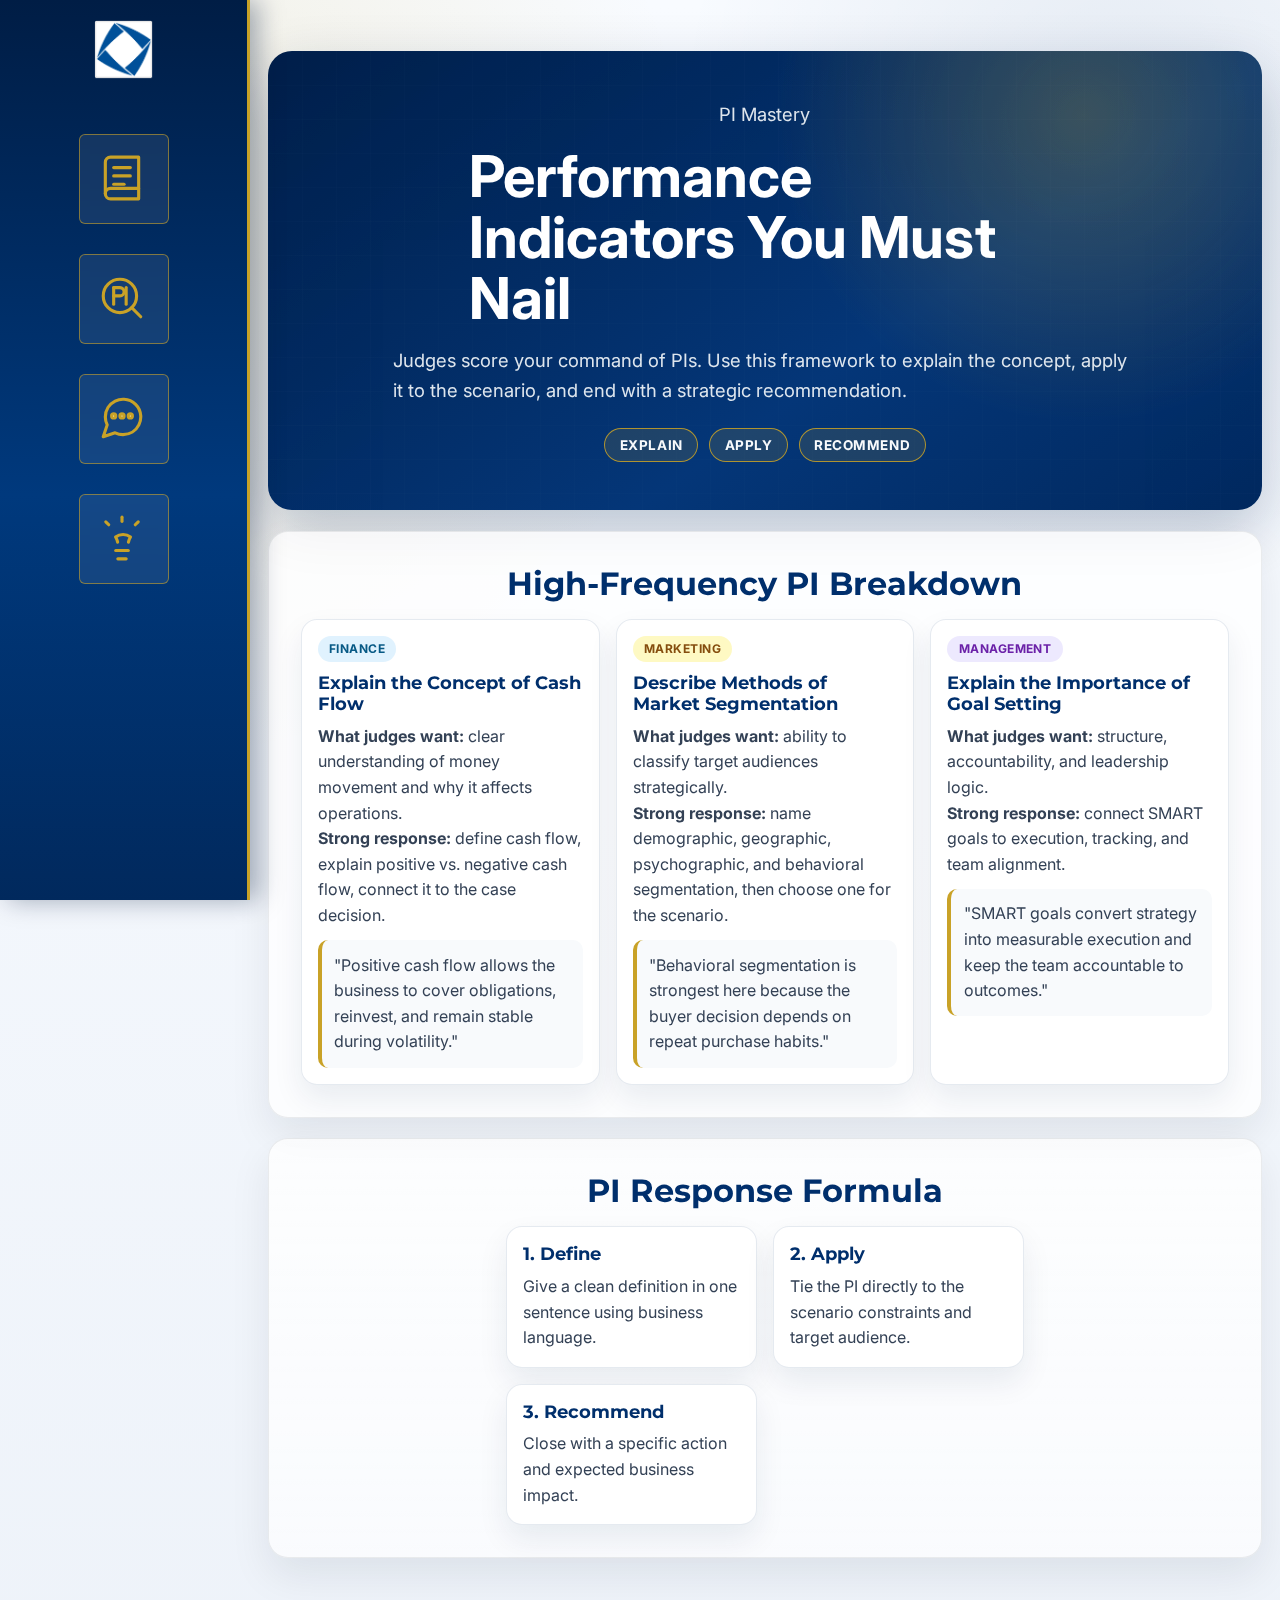
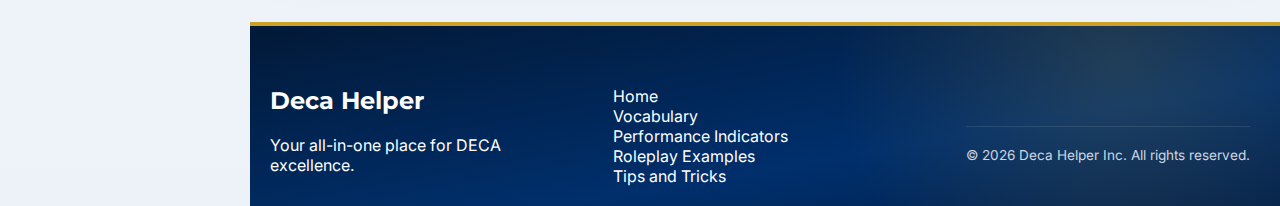
<file: performance.html>
<!DOCTYPE html>
<html lang="en">
<head>
    <meta charset="UTF-8">
    <meta name="viewport" content="width=device-width, initial-scale=1.0">
    <title>Performance Indicators | Deca Helper</title>
    <link rel="stylesheet" href="styles.css">
    <link rel="icon" href="favicon.png">
    <script src="page-transition.js" defer></script>
</head>
<body class="app-page pi-page">
    <nav class="sidebar">
        <div class="logo">
            <a href="index.html"><img src="logog.png" alt="Deca_Logo"></a>
        </div>
        <ul class="nav-links">
            <li>
                <a href="vocab.html">
                    <div class="icon"><svg viewBox="0 0 24 24" fill="none" stroke="currentColor" stroke-width="2" stroke-linecap="round" stroke-linejoin="round"><path d="M4 19.5A2.5 2.5 0 0 1 6.5 17H20"></path><path d="M6.5 2H20v20H6.5A2.5 2.5 0 0 1 4 19.5v-15A2.5 2.5 0 0 1 6.5 2z"></path><line x1="8" y1="7" x2="16" y2="7"></line><line x1="8" y1="11" x2="16" y2="11"></line><line x1="8" y1="15" x2="13" y2="15"></line></svg></div>
                    <span class="label">Vocabulary</span>
                </a>
            </li>
            <li>
                <a href="performance.html">
                    <div class="icon"><svg viewBox="0 0 24 24" fill="none" stroke="currentColor" stroke-width="2" stroke-linecap="round" stroke-linejoin="round"><circle cx="11" cy="11" r="8"></circle><line x1="21" y1="21" x2="16.65" y2="16.65"></line><path d="M8 15V7"></path><path d="M8 7h3a2 2 0 0 1 0 4H8"></path><line x1="14" y1="7" x2="14" y2="15"></line></svg></div>
                    <span class="label">Performance Indicators</span>
                </a>
            </li>
            <li>
                <a href="roleplay.html">
                    <div class="icon"><svg viewBox="0 0 24 24" fill="none" stroke="currentColor" stroke-width="2" stroke-linecap="round" stroke-linejoin="round"><path d="M21 11.5a8.38 8.38 0 0 1-.9 3.8 8.5 8.5 0 0 1-7.6 4.7 8.38 8.38 0 0 1-3.8-.9L3 21l1.9-5.7a8.38 8.38 0 0 1-.9-3.8 8.5 8.5 0 0 1 4.7-7.6 8.38 8.38 0 0 1 3.8-.9h.5a8.48 8.48 0 0 1 8 8v.5z"></path><circle cx="8" cy="11" r="1" fill="currentColor"></circle><circle cx="12" cy="11" r="1" fill="currentColor"></circle><circle cx="16" cy="11" r="1" fill="currentColor"></circle></svg></div>
                    <span class="label">Roleplay Examples</span>
                </a>
            </li>
            <li>
                <a href="tips.html">
                    <div class="icon"><svg viewBox="0 0 24 24" fill="none" stroke="currentColor" stroke-width="2" stroke-linecap="round" stroke-linejoin="round"><path d="M9 18h6"></path><path d="M10 22h4"></path><path d="M15.09 14c.18-.9.52-1.73 1-2.48a6 6 0 0 0-7.18 0c.48.75.82 1.58 1 2.48"></path><line x1="12" y1="2" x2="12" y2="4"></line><line x1="4.22" y1="4.22" x2="5.64" y2="5.64"></line><line x1="19.78" y1="4.22" x2="18.36" y2="5.64"></line></svg></div>
                    <span class="label">Tips and Tricks</span>
                </a>
            </li>
        </ul>
    </nav>

    <div class="page-content">
        <main class="content-shell">
            <section class="app-hero">
                <p class="eyebrow">PI Mastery</p>
                <h1>Performance Indicators You Must Nail</h1>
                <p>Judges score your command of PIs. Use this framework to explain the concept, apply it to the scenario, and end with a strategic recommendation.</p>
                <div class="hero-tags">
                    <span>Explain</span>
                    <span>Apply</span>
                    <span>Recommend</span>
                </div>
            </section>

            <section class="content-section">
                <h2>High-Frequency PI Breakdown</h2>
                <div class="card-grid">
                    <article class="content-card">
                        <span class="pi-badge finance">Finance</span>
                        <h3>Explain the Concept of Cash Flow</h3>
                        <p><strong>What judges want:</strong> clear understanding of money movement and why it affects operations.</p>
                        <p><strong>Strong response:</strong> define cash flow, explain positive vs. negative cash flow, connect it to the case decision.</p>
                        <p class="example">"Positive cash flow allows the business to cover obligations, reinvest, and remain stable during volatility."</p>
                    </article>

                    <article class="content-card">
                        <span class="pi-badge marketing">Marketing</span>
                        <h3>Describe Methods of Market Segmentation</h3>
                        <p><strong>What judges want:</strong> ability to classify target audiences strategically.</p>
                        <p><strong>Strong response:</strong> name demographic, geographic, psychographic, and behavioral segmentation, then choose one for the scenario.</p>
                        <p class="example">"Behavioral segmentation is strongest here because the buyer decision depends on repeat purchase habits."</p>
                    </article>

                    <article class="content-card">
                        <span class="pi-badge management">Management</span>
                        <h3>Explain the Importance of Goal Setting</h3>
                        <p><strong>What judges want:</strong> structure, accountability, and leadership logic.</p>
                        <p><strong>Strong response:</strong> connect SMART goals to execution, tracking, and team alignment.</p>
                        <p class="example">"SMART goals convert strategy into measurable execution and keep the team accountable to outcomes."</p>
                    </article>
                </div>
            </section>

            <section class="content-section glass-panel">
                <h2>PI Response Formula</h2>
                <div class="timeline">
                    <article>
                        <h3>1. Define</h3>
                        <p>Give a clean definition in one sentence using business language.</p>
                    </article>
                    <article>
                        <h3>2. Apply</h3>
                        <p>Tie the PI directly to the scenario constraints and target audience.</p>
                    </article>
                    <article>
                        <h3>3. Recommend</h3>
                        <p>Close with a specific action and expected business impact.</p>
                    </article>
                </div>
            </section>
        </main>

        <footer class="Main-footer">
            <div class="footer-container">
                <div class="footer-section brand">
                    <h3 class="footer-logo">Deca Helper</h3>
                    <p>Your all-in-one place for DECA excellence.</p>
                </div>
                <div class="footer-section links">
                    <ul>
                        <li><a href="index.html">Home</a></li>
                        <li><a href="vocab.html">Vocabulary</a></li>
                        <li><a href="performance.html">Performance Indicators</a></li>
                        <li><a href="roleplay.html">Roleplay Examples</a></li>
                        <li><a href="tips.html">Tips and Tricks</a></li>
                    </ul>
                </div>
                <div class="footer-bottom">
                    <p>&copy; 2026 Deca Helper Inc. All rights reserved.</p>
                </div>
            </div>
        </footer>
    </div>
</body>
</html>
</file>
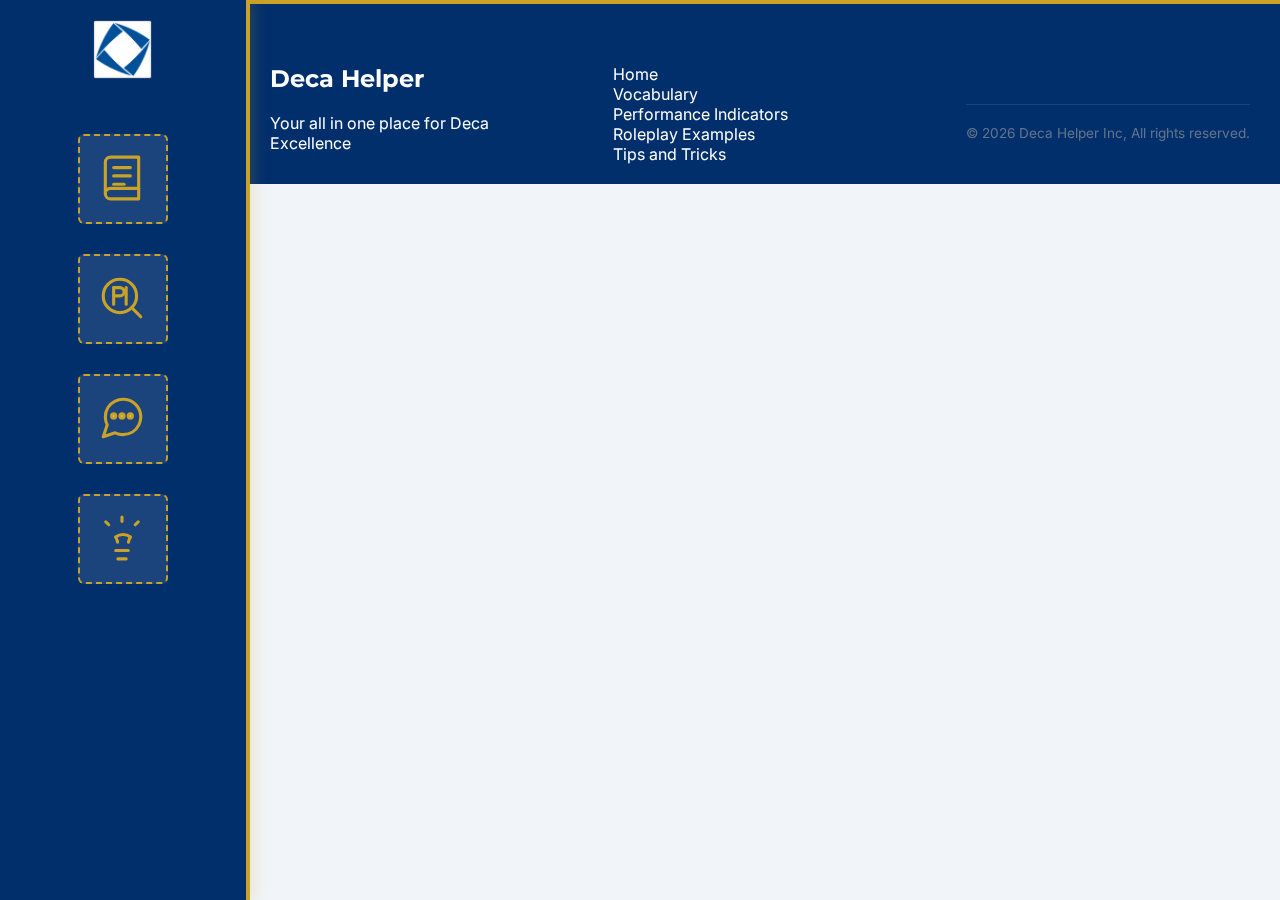
<file: roleplay.html>
<!DOCTYPE html>
<html lang="en">
<head>
    <meta charset="UTF-8">
    <meta name="viewport" content="width=device-width, initial-scale=1.0">
    <title>Roleplay</title>
    <link rel="stylesheet" href="styles.css">
    <link rel="icon" href="favicon.ico">
</head>
<body>
    <nav class="sidebar">
        <div class="logo">
           <a href="index.html"> <img src="logog.png" alt="Deca_Logo"> </a>
        </div>
        <ul class="nav-links">
            <li>
                <a href="Vocab.html">
                   <div class="icon"><svg viewBox="0 0 24 24" fill="none" stroke="currentColor" stroke-width="2" stroke-linecap="round" stroke-linejoin="round">
                        <path d="M4 19.5A2.5 2.5 0 0 1 6.5 17H20"></path>
                        <path d="M6.5 2H20v20H6.5A2.5 2.5 0 0 1 4 19.5v-15A2.5 2.5 0 0 1 6.5 2z"></path>
                        <line x1="8" y1="7" x2="16" y2="7"></line>
                        <line x1="8" y1="11" x2="16" y2="11"></line>
                        <line x1="8" y1="15" x2="13" y2="15"></line>
                    </svg></div>
                    <span class="label">Vocabulary</span>
                </a>
            </li>
            <li>
                <a href="performance.html">
                <div class="icon"><svg viewBox="0 0 24 24" fill="none" stroke="currentColor" stroke-width="2" stroke-linecap="round" stroke-linejoin="round">
                    <circle cx="11" cy="11" r="8"></circle>
                    <line x1="21" y1="21" x2="16.65" y2="16.65"></line>
                    <path d="M8 15V7"></path>
                    <path d="M8 7h3a2 2 0 0 1 0 4H8"></path>
                    <line x1="14" y1="7" x2="14" y2="15"></line>
                    </svg></div>
                <span class="label">Perfomance Indicators</span>
                </a>
            </li>

            <li>
                <a href="roleplay.html">
                    <div class="icon"><svg viewBox="0 0 24 24" fill="none" stroke="currentColor" stroke-width="2" stroke-linecap="round" stroke-linejoin="round">
                        <path d="M21 11.5a8.38 8.38 0 0 1-.9 3.8 8.5 8.5 0 0 1-7.6 4.7 8.38 8.38 0 0 1-3.8-.9L3 21l1.9-5.7a8.38 8.38 0 0 1-.9-3.8 8.5 8.5 0 0 1 4.7-7.6 8.38 8.38 0 0 1 3.8-.9h.5a8.48 8.48 0 0 1 8 8v.5z"></path>
                        <circle cx="8" cy="11" r="1" fill="currentColor"></circle>
                        <circle cx="12" cy="11" r="1" fill="currentColor"></circle>
                        <circle cx="16" cy="11" r="1" fill="currentColor"></circle>
                    </svg></div>
                    <span class="label">roleplay Examples</span>
                </a>
            </li>

            <li>
                <a href="tips.html">
                   <div class="icon"><svg viewBox="0 0 24 24" fill="none" stroke="currentColor" stroke-width="2" stroke-linecap="round" stroke-linejoin="round">
                        <path d="M9 18h6"></path>
                        <path d="M10 22h4"></path>
                        <path d="M15.09 14c.18-.9.52-1.73 1-2.48a6 6 0 0 0-7.18 0c.48.75.82 1.58 1 2.48"></path>
                        <line x1="12" y1="2" x2="12" y2="4"></line>
                        <line x1="4.22" y1="4.22" x2="5.64" y2="5.64"></line>
                        <line x1="19.78" y1="4.22" x2="18.36" y2="5.64"></line>
                    </svg> </div>
                    <span class="label">Tips and tricks</span>
                </a>
            </li>
        </ul>
    </nav>

     <div class="page-content">
        <main>
             <footer class="Main-footer">
                <div class="footer-container">
                    <div class="footer-section brand">
                        <h3 class="footer-logo">Deca Helper</h3>
                        <p>Your all in one place for Deca Excellence</p>
                    </div>

                    <div class="footer-section links">
                    <ul>
                            <li><a href="index.html">Home</a></li>
                            <li><a href="Vocab.html">Vocabulary</a></li>
                            <li><a href="performance.html">Performance Indicators</a></li>
                            <li><a href="roleplay.html">Roleplay Examples</a></li>
                            <li><a href="tips.html">Tips and Tricks</a></li>
                        </ul>
                    </div>

                    <div class="footer-bottom">
                        <p>&copy; 2026 Deca Helper Inc, All rights reserved.</p>
                    </div>
                </div>
            </footer
    
        </main>
     </div>
    
    
</body>
</html>
</file>
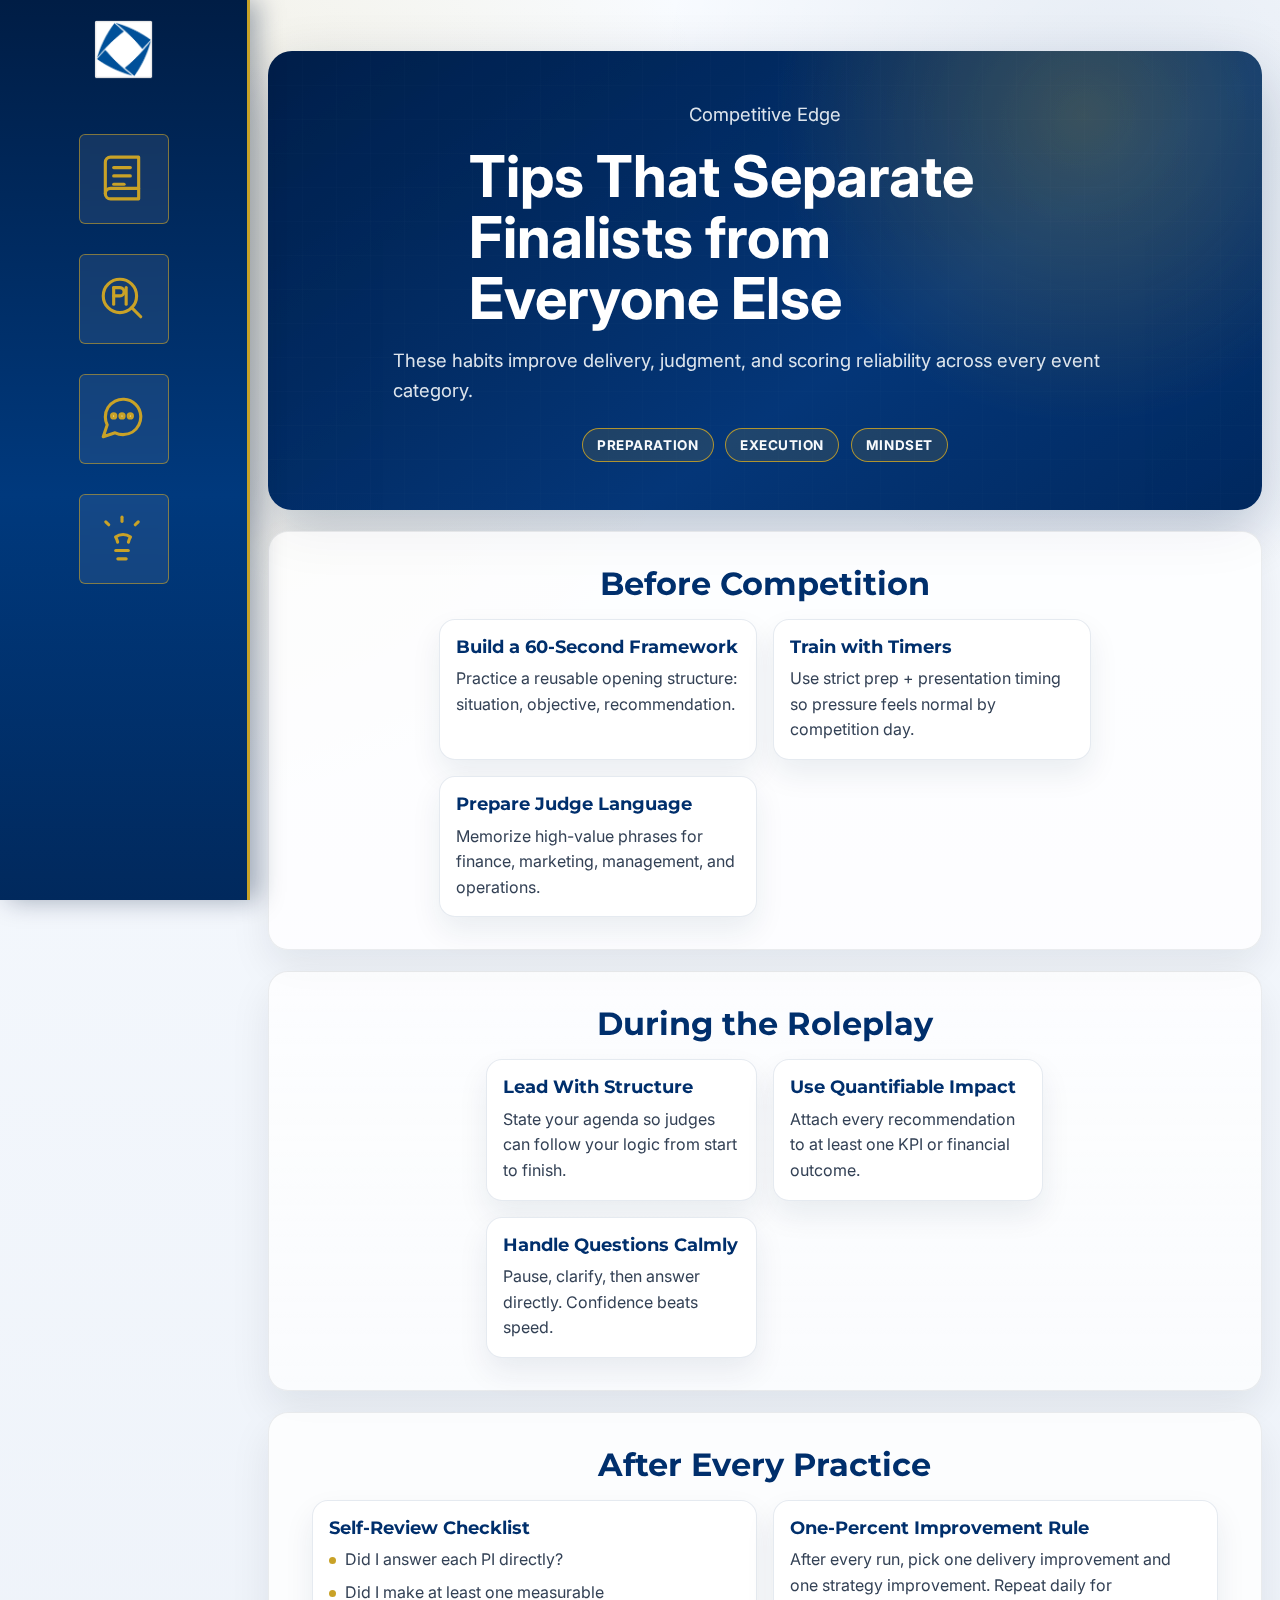
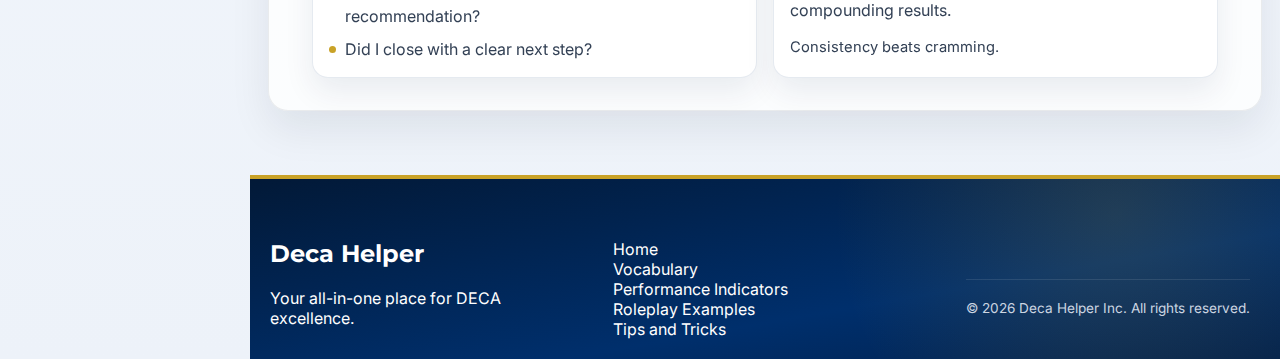
<file: tips.html>
<!DOCTYPE html>
<html lang="en">
<head>
    <meta charset="UTF-8">
    <meta name="viewport" content="width=device-width, initial-scale=1.0">
    <title>Tips and Tricks | Deca Helper</title>
    <link rel="stylesheet" href="styles.css">
    <link rel="icon" href="favicon.png">
    <script src="page-transition.js" defer></script>
</head>
<body class="app-page tips-page">
    <nav class="sidebar">
        <div class="logo">
            <a href="index.html"><img src="logog.png" alt="Deca_Logo"></a>
        </div>
        <ul class="nav-links">
            <li>
                <a href="vocab.html">
                    <div class="icon"><svg viewBox="0 0 24 24" fill="none" stroke="currentColor" stroke-width="2" stroke-linecap="round" stroke-linejoin="round"><path d="M4 19.5A2.5 2.5 0 0 1 6.5 17H20"></path><path d="M6.5 2H20v20H6.5A2.5 2.5 0 0 1 4 19.5v-15A2.5 2.5 0 0 1 6.5 2z"></path><line x1="8" y1="7" x2="16" y2="7"></line><line x1="8" y1="11" x2="16" y2="11"></line><line x1="8" y1="15" x2="13" y2="15"></line></svg></div>
                    <span class="label">Vocabulary</span>
                </a>
            </li>
            <li>
                <a href="performance.html">
                    <div class="icon"><svg viewBox="0 0 24 24" fill="none" stroke="currentColor" stroke-width="2" stroke-linecap="round" stroke-linejoin="round"><circle cx="11" cy="11" r="8"></circle><line x1="21" y1="21" x2="16.65" y2="16.65"></line><path d="M8 15V7"></path><path d="M8 7h3a2 2 0 0 1 0 4H8"></path><line x1="14" y1="7" x2="14" y2="15"></line></svg></div>
                    <span class="label">Performance Indicators</span>
                </a>
            </li>
            <li>
                <a href="roleplay.html">
                    <div class="icon"><svg viewBox="0 0 24 24" fill="none" stroke="currentColor" stroke-width="2" stroke-linecap="round" stroke-linejoin="round"><path d="M21 11.5a8.38 8.38 0 0 1-.9 3.8 8.5 8.5 0 0 1-7.6 4.7 8.38 8.38 0 0 1-3.8-.9L3 21l1.9-5.7a8.38 8.38 0 0 1-.9-3.8 8.5 8.5 0 0 1 4.7-7.6 8.38 8.38 0 0 1 3.8-.9h.5a8.48 8.48 0 0 1 8 8v.5z"></path><circle cx="8" cy="11" r="1" fill="currentColor"></circle><circle cx="12" cy="11" r="1" fill="currentColor"></circle><circle cx="16" cy="11" r="1" fill="currentColor"></circle></svg></div>
                    <span class="label">Roleplay Examples</span>
                </a>
            </li>
            <li>
                <a href="tips.html">
                    <div class="icon"><svg viewBox="0 0 24 24" fill="none" stroke="currentColor" stroke-width="2" stroke-linecap="round" stroke-linejoin="round"><path d="M9 18h6"></path><path d="M10 22h4"></path><path d="M15.09 14c.18-.9.52-1.73 1-2.48a6 6 0 0 0-7.18 0c.48.75.82 1.58 1 2.48"></path><line x1="12" y1="2" x2="12" y2="4"></line><line x1="4.22" y1="4.22" x2="5.64" y2="5.64"></line><line x1="19.78" y1="4.22" x2="18.36" y2="5.64"></line></svg></div>
                    <span class="label">Tips and Tricks</span>
                </a>
            </li>
        </ul>
    </nav>

    <div class="page-content">
        <main class="content-shell">
            <section class="app-hero">
                <p class="eyebrow">Competitive Edge</p>
                <h1>Tips That Separate Finalists from Everyone Else</h1>
                <p>These habits improve delivery, judgment, and scoring reliability across every event category.</p>
                <div class="hero-tags">
                    <span>Preparation</span>
                    <span>Execution</span>
                    <span>Mindset</span>
                </div>
            </section>

            <section class="content-section">
                <h2>Before Competition</h2>
                <div class="check-grid">
                    <article class="content-card">
                        <h3>Build a 60-Second Framework</h3>
                        <p>Practice a reusable opening structure: situation, objective, recommendation.</p>
                    </article>
                    <article class="content-card">
                        <h3>Train with Timers</h3>
                        <p>Use strict prep + presentation timing so pressure feels normal by competition day.</p>
                    </article>
                    <article class="content-card">
                        <h3>Prepare Judge Language</h3>
                        <p>Memorize high-value phrases for finance, marketing, management, and operations.</p>
                    </article>
                </div>
            </section>

            <section class="content-section glass-panel">
                <h2>During the Roleplay</h2>
                <div class="timeline">
                    <article>
                        <h3>Lead With Structure</h3>
                        <p>State your agenda so judges can follow your logic from start to finish.</p>
                    </article>
                    <article>
                        <h3>Use Quantifiable Impact</h3>
                        <p>Attach every recommendation to at least one KPI or financial outcome.</p>
                    </article>
                    <article>
                        <h3>Handle Questions Calmly</h3>
                        <p>Pause, clarify, then answer directly. Confidence beats speed.</p>
                    </article>
                </div>
            </section>

            <section class="content-section">
                <h2>After Every Practice</h2>
                <div class="card-grid">
                    <article class="content-card">
                        <h3>Self-Review Checklist</h3>
                        <ul class="icon-list">
                            <li>Did I answer each PI directly?</li>
                            <li>Did I make at least one measurable recommendation?</li>
                            <li>Did I close with a clear next step?</li>
                        </ul>
                    </article>
                    <article class="content-card">
                        <h3>One-Percent Improvement Rule</h3>
                        <p>After every run, pick one delivery improvement and one strategy improvement. Repeat daily for compounding results.</p>
                        <p class="card-note">Consistency beats cramming.</p>
                    </article>
                </div>
            </section>
        </main>

        <footer class="Main-footer">
            <div class="footer-container">
                <div class="footer-section brand">
                    <h3 class="footer-logo">Deca Helper</h3>
                    <p>Your all-in-one place for DECA excellence.</p>
                </div>
                <div class="footer-section links">
                    <ul>
                        <li><a href="index.html">Home</a></li>
                        <li><a href="vocab.html">Vocabulary</a></li>
                        <li><a href="performance.html">Performance Indicators</a></li>
                        <li><a href="roleplay.html">Roleplay Examples</a></li>
                        <li><a href="tips.html">Tips and Tricks</a></li>
                    </ul>
                </div>
                <div class="footer-bottom">
                    <p>&copy; 2026 Deca Helper Inc. All rights reserved.</p>
                </div>
            </div>
        </footer>
    </div>
</body>
</html>
</file>
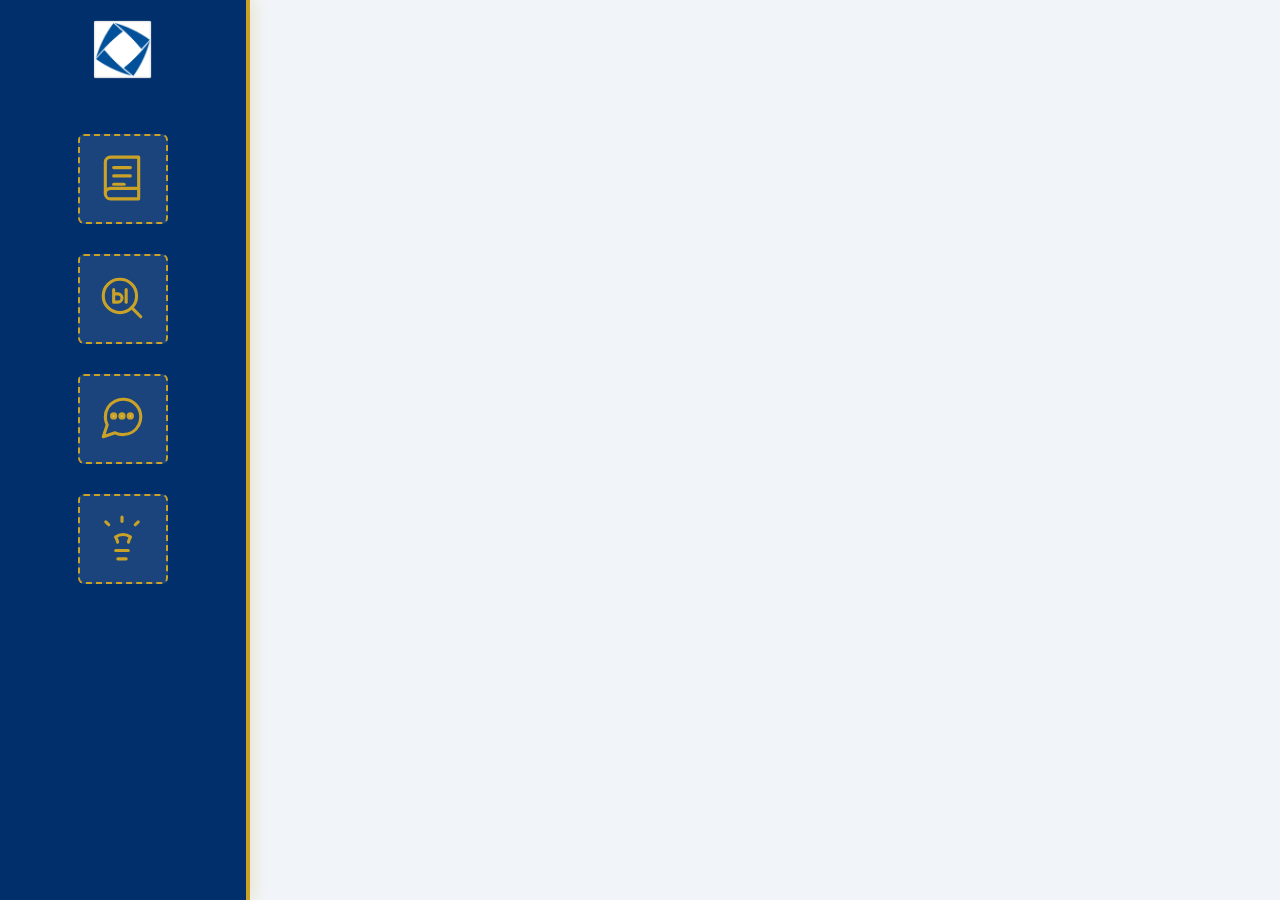
<file: vocab.html>
<!DOCTYPE html>
<html lang="en">
<head>
    <meta charset="UTF-8">
    <meta name="viewport" content="width=device-width, initial-scale=1.0">
    <title>Vocabulary</title>
        <link rel="stylesheet" href="styles.css">
        <link rel="icon" href="favicon.ico">
</head>
<body>
    <nav class="sidebar">
        <div class="logo">
           <a href="index.html"> <img src="logog.png" alt="Deca_Logo"> </a>
        </div>
        <ul class="nav-links">
            <li>
                <a href="Vocab.html">
                   <div class="icon"><svg viewBox="0 0 24 24" fill="none" stroke="currentColor" stroke-width="2" stroke-linecap="round" stroke-linejoin="round">
                        <path d="M4 19.5A2.5 2.5 0 0 1 6.5 17H20"></path>
                        <path d="M6.5 2H20v20H6.5A2.5 2.5 0 0 1 4 19.5v-15A2.5 2.5 0 0 1 6.5 2z"></path>
                        <line x1="8" y1="7" x2="16" y2="7"></line>
                        <line x1="8" y1="11" x2="16" y2="11"></line>
                        <line x1="8" y1="15" x2="13" y2="15"></line>
                    </svg></div>
                    <span class="label">Vocabulary</span>
                </a>
            </li>
            <li>
                <a href="performance.html">
                <div class="icon"><svg viewBox="0 0 24 24" fill="none" stroke="currentColor" stroke-width="2" stroke-linecap="round" stroke-linejoin="round">
                    <circle cx="11" cy="11" r="8"></circle>
                    <line x1="21" y1="21" x2="16.65" y2="16.65"></line>
                    <path d="M8 8v6h2a2 2 0 0 0 0-4H8"></path>
                    <path d="M14 8v6"></path>
                    </svg></div>
                <span class="label">Perfomance Indicators</span>
                </a>
            </li>

            <li>
                <a href="roleplay.html">
                    <div class="icon"><svg viewBox="0 0 24 24" fill="none" stroke="currentColor" stroke-width="2" stroke-linecap="round" stroke-linejoin="round">
                        <path d="M21 11.5a8.38 8.38 0 0 1-.9 3.8 8.5 8.5 0 0 1-7.6 4.7 8.38 8.38 0 0 1-3.8-.9L3 21l1.9-5.7a8.38 8.38 0 0 1-.9-3.8 8.5 8.5 0 0 1 4.7-7.6 8.38 8.38 0 0 1 3.8-.9h.5a8.48 8.48 0 0 1 8 8v.5z"></path>
                        <circle cx="8" cy="11" r="1" fill="currentColor"></circle>
                        <circle cx="12" cy="11" r="1" fill="currentColor"></circle>
                        <circle cx="16" cy="11" r="1" fill="currentColor"></circle>
                    </svg></div>
                    <span class="label">roleplay Examples</span>
                </a>
            </li>

            <li>
                <a href="tips.html">
                   <div class="icon"><svg viewBox="0 0 24 24" fill="none" stroke="currentColor" stroke-width="2" stroke-linecap="round" stroke-linejoin="round">
                        <path d="M9 18h6"></path>
                        <path d="M10 22h4"></path>
                        <path d="M15.09 14c.18-.9.52-1.73 1-2.48a6 6 0 0 0-7.18 0c.48.75.82 1.58 1 2.48"></path>
                        <line x1="12" y1="2" x2="12" y2="4"></line>
                        <line x1="4.22" y1="4.22" x2="5.64" y2="5.64"></line>
                        <line x1="19.78" y1="4.22" x2="18.36" y2="5.64"></line>
                    </svg> </div>
                    <span class="label">Tips and tricks</span>
                </a>
            </li>
        </ul>
    </nav>
    
</body>
</html>
</file>
<file: styles.css>
@import url('https://fonts.googleapis.com/css2?family=Inter:ital,opsz, wght@0,14..32,100..900;1,14..32,100..900&display=swap');
@import url('https://fonts.googleapis.com/css2?family=Montserrat:ital,wght@0,100..900;1,100..900&display=swap');

:root {
    --deca-blue: #002f6c;
    --deca-gold:#c9a227;
    --deca-white: #ffffff;
    --deca-black: #0f172a;

    --deca-light-gray: #f1f5f9;
    --deca-gray: #64748b;
    --deca-border: #e5e7eb;

    --font-body: "Inter", "Segoe UI", Arial, sans-serif;
    --font-heading: "montserrat", Arial, sans-serif;

    --max-width: 1200px;
    --radius-sm: 6px;
    --radius-md: 10px;

    --shadow-card: 0 6px 20px rgba(0,47, 108, 0.15);
    --shadow-hover: 0 10px 30px rgba(0, 47, 108, 0.25);

    --transition: 0.25s ease-in-out;
}

* {
    margin: 0;
    padding: 0;
    box-sizing: border-box; 
    scroll-behavior: smooth;
}

body {
    display: flex;
    min-height: 100vh;
    font-family: var(--font-body);
    background-color: var(--deca-light-gray);
    color: var(--deca-black);
    scroll-behavior: smooth; 
}

nav.sidebar {
    width: 120px;
    height: 100vh;
    background: var(--deca-blue);
    display: flex;
    flex-direction: column;
    padding: 20px 0; 
    position: sticky;
    top: 0;
    flex-shrink: 0;
    z-index: 1000;
    transition: width 0.3s ease;
    border-right: 4px solid var(--deca-gold);
    box-shadow: 4px 0 15px rgba(201, 162, 39, 0.2);
}
nav.sidebar:hover{
    width: 250px;
}

nav .logo {
    margin-bottom: 50px;
    display: flex;
    justify-content: center;

}

nav .logo img {
    max-width: 60px;
}

nav .logo img:hover {
    transform: scale(1.1);
}

nav ul.nav-links {
    list-style: none;
    display: flex;
    flex-direction: column;
    gap: 30px;
    width: 100%;
    align-items: center;
}

nav ul li {
    width: 100%;
    display: flex;
    justify-content: center;
    position: relative;
}

nav ul li a {
    display: flex;
    align-items: center;
    gap: 15px;
    text-decoration: none;
    color: var(--deca-white);
    transition: var(--transition);
}

nav .icon {
    width: 90px;
    height: 90px;
    background-color: rgba(255,255,255, 0.10);
    border: 2px dashed var(--deca-gold);
    border-radius: var(--radius-sm);
    flex-shrink: 0;
}

nav .icon svg {
    width: 50px;
    height: 50px;
    margin: 20%;
    stroke: var(--deca-gold);
    stroke-width: 1.5;
    transition: 0.3s;
}

nav ul li a:hover .icon svg {
    stroke: var(--deca-white);
}

nav ul li a:hover .icon {
    border-color: var(--deca-white);
    color: var(--deca-blue);
}

nav .label {
    position: absolute;
    left: 160px;
    top: 50%;
    transform: translateY(-50%) translateX(-10px);
    background-color: var(--deca-gold);
    color: var(--deca-blue);
    padding: 12px 24px;
    border-radius: var(--radius-sm);
    box-shadow: 6px 6px 15px rgba(0,0,0,0.2);
    font-size: 1.6rem;
    font-weight: bold;
    font-family: var(--font-heading);
    white-space: nowrap;
    opacity: 0;
    visibility: hidden;
    transition: all 0.3s cubic-bezier(0.68, -0.55, 0.27, 1.55);
    z-index: 10;
}

nav .label::before {
    content:"";
    position: absolute;
    left: -8px;
    top: 50%;
    transform: translateY(-50%);
    border-width: 8px 8px 8px 0;
    border-style: solid;
    border-color: transparent var(--deca-gold) transparent transparent;
}

nav ul li a:hover .label {
    opacity: 1;
    visibility: visible;
    transform: translateY(-50%) translateX(10px);
}

a, svg, button {
    transition: all 0.2s ease;
}

header {
    margin: 20px;
    border-radius: var(--radius-md);
    box-shadow: var(--shadow-card);
}

h2, h3 {
    font-family: var(--font-heading);
    color: var(--deca-blue);
}

section {
    margin: 0;
    padding: 80px 20px;
    width: 100%;
    display: flex;
    flex-direction: column;
    align-items: center;
    justify-content: center;
    position: relative;
}

section #top {
    border-color: var(--deca-gold);
    text-align: center;
    align-items: center;
    justify-content: center;
    color: var(--deca-white);
}

#top {
    background-color: var(--deca-blue);
    color: var(--deca-white);
    width: 100%;
    min-height: 100vh;
    animation: fadeUp 0.6s ease-out;
    display: flex;
    flex: 1;
}

#top h1{
    font-size: 3.5rem;
    font-family: var(--font-heading);
    margin-bottom: 20px;
}

#top p {
    font-size: 1.2rem;
    opacity: 0.9;;
}

header p {
    color: var(--deca-gray);
    max-width: 600px;
    font-size: 1.2rem
}

@keyframes fadeUp {
    from {
        opacity: 0;
        transform: translateY(10px);
    }
    to {
        opacity: 1;
        transform: translateY(0);
    }
}

.page-content {
    flex: 1;
    min-width: 0;
    display: flex;
    flex-direction: column;
}

.Main-footer {
    background-color: var(--deca-blue);
    color: var(--deca-white);
    font-family: var(--font-body);
    padding: 60px 20px 20px;
    border-top: 4px solid var(--deca-gold);
    margin-top: auto;
}

.footer-container {
    max-width: var(--max-width);
    margin: 0 auto;
    display: grid;
    grid-template-columns: repeat(auto-fit, minmax(250px, 1fr));
    gap: 40px;
}

.footer-section h3 {
    margin-bottom: 20px;
    font-size: 1.5rem;
    color: white
}

.footer-section ul {
    list-style: none;
    padding: 0;
}

.footer-section ul li a {
    color: var(--deca-white);
    text-decoration: none;
    transition: var(--transition);
}

.footer-section ul li a:hover {
    color: var(--deca-gold);
    padding-left: 5px;
}

.footer-bottom {
    max-width: var(--max-width);
    margin: 40px auto 0;
    padding-top: 20px;
    border-top: 1px solid rgba(255, 255, 255, 0.1);
    text-align: center;
    font-size: 0.85rem;
    color: var(--deca-gray);
}

section #about {
    border-top: 4px solid var(--deca-gold);
    text-align: center;
    padding-top: 40px;
}

#about {
    min-height: 100vh;
    background-color: var(--deca-white);
    color: var(--deca-black);
    padding: 3rem 1rem;
}

#about h2 {
    color: var(--deca-blue);
    margin-bottom: 30px
}

#about p{
    font-size: 1.1rem;
    line-height: 1.6;
}

.btn {
    all: unset;
    display: inline-block;
    cursor: pointer;
    background-color: var(--deca-gold);
    padding: 12px 28px;
    border-radius: 6px;
    font-family: var(--font-heading);
    font-weight: 700;
    text-transform: uppercase;
    letter-spacing: 1px;
    transition: var(--transition);
    box-shadow: var(--shadow-card);
    margin-top: 20px;
}

.btn a {
    text-decoration: none;
    color: var(--deca-black);
    display: block;
}

.btn:hover {
    background-color: var(--deca-white);
    transform: translateY(3px);
    box-shadow: var(--shadow-hover);
    color: var(--deca-blue);
}

.btn:hover a {
    color: var(--deca-blue);
}

.btn:active {
    transform: translateY(-1px);
}


.about-cards {
    display: grid;
    grid-template-columns: repeat(auto-fit, minmax(280px, 1fr));
    gap: 1.5rem;
}

.card {
    background: var(--deca-white);
    border-top: 4px solid var(--deca-gold);
    border-radius: 16px;
    padding: 2rem;
    box-shadow: 0 10px 25px rgba(0,0,0,0.08);
    transition: transform 0.3s ease, box-shadow 0.3 ease;
}

.card:hover {
    transform: translateY(-6px);
    box-shadow: 0 15px 35px rgba(0, 0, 0, 0.12);
}

.card h3 {
    color: var(--deca-blue);
    font-size: 1.4rem;
    margin-bottom: 0.5rem;
}

.card h4 {
    color: var(--deca-gray);
    font-weight: 500;
    margin-bottom: 1rem;
}

.card p {
    color: var(--deca-black);
    line-height: 1.6;
}

@media (max-width: 768px) {
    body {
        flex-direction: column;
    }

    nav.sidebar {
        position: fixed;
        bottom: 0;
        width: 100%;
        height: 70px;
        flex-direction: row;
        padding: 0;
        border-right: none;
        border-top: 4px solid var(--deca-gold);
        box-shadow: 0 -4px 15px rgba(0,0,0,0.15);
    }

    nav.sidebar:hover {
        width: 100%;
    }

    nav.logo {
        display: none;
    }

    nav ul.nav-links {
        flex-direction: row;
        gap: 0;
        justify-content: space-around;
    }

    nav ul li {
        width: auto;
    }

    nav.icon {
        width: 52px;
        height: 52px;
        border: none;
        background: transparent;
    }

    nav.icon svg {
        width: 32px;
        height: 32px;
        margin: 10px;
    }

    nav .label {
        display: none;
    }

}

@keyframes fadeUpSoft {
    from {
        opacity: 0;
        transfrom: translateY(24px);
    }
    to {
        opacity: 1;
        transform: translateY(0);
    }

}

.card {
    opacity: 0;
    animation: fadeUpSoft 0.8s ease forwards;

}

.card:nth-child(1) { animation-delay: 0.1s; }
.card:nth-child(2) { animation-delay: 0.3s; }
.card:nth-child(3) { animation-delay: 0.5s; }

.card:active {
    transform: scale(0.98);
}

@media (perfers-reduced-motion: reduce) {
    *{
        animation: none !important;
        transition: none !important;
    }
}

@media (max-width: 768px) {
     
    #top h1 {
        font-size: 2.3rem;
    }

    #top p {
        font-size: 1rem;
    }

    .card h3 {
        font-size: 1.25rem;
    }

    .card p {
        font-size: 1rem;
    }
}

@keyframes fadeUp {
    from {
        opacity: 0;
    }
}

#pi-dsection {
    background: var(--deca-light-gray);
    padding: 4rem 1.5rem;
}

.pi-intro {
    max-width: 700px;
    margin: 0 auto 2.5rem;
    text-align: center;
    color: var(--deca-gray);
}

.pi-cards {
    display: grid;
    grid-template-columns: repeat(auto-fit, minmax(280px, 1fr));
    gap: 2rem;
}

.pi-card {
    background: var(--deca-white);
    border-radius: 16px;
    padding: 2rem;
    box-shadow: var(--shadow-card);
}

.pi-card h3 {
    margin-bottom: 1rem;
    color: var(--deca-blue);
}

.pi-card h4 {
    margin-top: 1rem;
    font-size: 0.95rem;
    text-transform: uppercase;
    color: var(--deca-gray);
    letter-spacing: 0.05rem;
}

.pi-card li {
    margin-bottom: 0.4rem;
}

.pi-card ul {
    padding-left: 1.2rem;
    margin-top: 0.5rem;
}

.example {
    background: var(--deca-light-gray);
    padding: 0.75rem;
    border-left: 4px solid var(--deca-gold);
    border-radius: 4px;
    margin-top: 0.5rem;
}

.pi-tag.finance { background: #e0f2fe; color: #0369a1; }
.pi-tag.marketing { background: #fef9c3; color: #854d0e; }
.pi-tag.management { background: #ede9fe; color:  #6b21a8}

#bfs-vocab {
    padding: 5rem 2rem;
    background: var(--deca-blue);
    color: var(--deca-white);
}

.bfs-header {
    text-align: center;
    max-width: 758px;
    margin: 0 auto 3rem;;
}

.bfs-header h2 {
    font-size: 2.2rem;
    margin-bottom: 0.75rem;
}

.bfs-header p {
    color: var(--deca-gray);
    font-size: 1.1rem;
}

.vocab-grid {
    display: grid;
    grid-template-columns: repeat(auto-fit, minimax(260px, 1fr));
    gap: 2rem;
    max-width: var(--max-width);
    margin: 0 auto;
}

.vocab-card {
    background: var(--deca-white);
    border-radius: 16px;
    padding: 2rem;
    border-top: 4px solid var(--deca-gold);
    box-shadow: var(--shadow-card);
    transition: transform 0.3s ease;
}

.vocab-card:hover {
    transform: translateY(-6px);
}

.vocab-card h3 {
    color: var(--deca-blue);
    margin-bottom: 1rem;
}

.vocab-card ul {
    margin-bottom: 0.5rem;
    line-height: 1.5;
}

.vocab-card li {
    margin-bottom: 0.5rem;
    line-height: 1.5;
}

.vocab-card .note {
    margin-top: 1rem;
    font-size: 0.9rem;
    color: var(--deca-gray);
}

.vocab-card.warning {
    border-top-color: #dc2626;
}
/* Home page refresh: keeps DECA blue + gold as primary colors */
:root {
    --surface-1: #f7f9fc;
    --surface-2: #eaf0f8;
    --ink-soft: #334155;
    --hero-navy: #001f4a;
    --hero-mid: #06377a;
    --hero-glow: rgba(201, 162, 39, 0.28);
}

.home-page {
    background:
        radial-gradient(circle at 12% 14%, rgba(201, 162, 39, 0.24), transparent 28%),
        radial-gradient(circle at 88% 10%, rgba(255, 255, 255, 0.14), transparent 26%),
        linear-gradient(180deg, #f9fbff 0%, #eef3fa 100%);
    color: var(--deca-black);
}

.home-page .page-content {
    overflow: hidden;
}

.home-page nav.sidebar {
    background: linear-gradient(180deg, #001d45 0%, #00397d 55%, #01295d 100%);
    border-right: 3px solid var(--deca-gold);
    box-shadow: 8px 0 24px rgba(0, 24, 56, 0.35);
}

.home-page nav .icon {
    border: 1px solid rgba(201, 162, 39, 0.6);
    border-style: solid;
    background: rgba(255, 255, 255, 0.08);
    backdrop-filter: blur(4px);
}

.home-page nav .label {
    border: 1px solid rgba(0, 47, 108, 0.12);
    letter-spacing: 0.02em;
}

.home-page #top {
    min-height: 100vh;
    padding: 6rem clamp(1.25rem, 3vw, 2.5rem);
    background:
        radial-gradient(circle at 80% 20%, var(--hero-glow), transparent 34%),
        linear-gradient(155deg, var(--hero-navy) 0%, var(--hero-mid) 58%, #00285b 100%);
    color: var(--deca-white);
    text-align: center;
    position: relative;
    isolation: isolate;
}

.home-page #top::before {
    content: "";
    position: absolute;
    inset: 0;
    background:
        linear-gradient(90deg, rgba(255, 255, 255, 0.05) 1px, transparent 1px),
        linear-gradient(180deg, rgba(255, 255, 255, 0.05) 1px, transparent 1px);
    background-size: 36px 36px;
    opacity: 0.25;
    z-index: -1;
}

.home-page .eyebrow {
    display: inline-flex;
    align-items: center;
    gap: 0.5rem;
    margin-bottom: 1rem;
    padding: 0.5rem 0.95rem;
    border-radius: 999px;
    border: 1px solid rgba(201, 162, 39, 0.75);
    background: rgba(201, 162, 39, 0.15);
    text-transform: uppercase;
    letter-spacing: 0.12em;
    font-size: 0.76rem;
    font-weight: 700;
}

.home-page #top h1 {
    max-width: 12ch;
    margin-inline: auto;
    font-size: clamp(2.4rem, 7vw, 4.6rem);
    line-height: 1.02;
    text-wrap: balance;
}

.home-page #top .hero-copy {
    max-width: 62ch;
    margin: 1.25rem auto 0;
    font-size: clamp(1rem, 2.2vw, 1.25rem);
    color: rgba(241, 245, 249, 0.95);
    line-height: 1.7;
}

.home-page .btn {
    margin-top: 2rem;
    border: 1px solid rgba(255, 255, 255, 0.18);
    background: linear-gradient(135deg, #d5af33 0%, #be9618 100%);
    color: #1a2434;
    border-radius: 999px;
    padding: 0.9rem 1.8rem;
    box-shadow: 0 12px 28px rgba(201, 162, 39, 0.3);
}

.home-page .btn:hover {
    background: linear-gradient(135deg, #f0c958 0%, #cca42a 100%);
    color: #111827;
    transform: translateY(-2px);
}

.home-page .hero-metrics {
    width: min(100%, 1040px);
    margin-top: 3rem;
    display: grid;
    grid-template-columns: repeat(3, minmax(0, 1fr));
    gap: 1rem;
}

.home-page .metric {
    background: linear-gradient(180deg, rgba(255, 255, 255, 0.2) 0%, rgba(255, 255, 255, 0.08) 100%);
    border: 1px solid rgba(255, 255, 255, 0.26);
    border-radius: 16px;
    padding: 1.2rem 1.05rem;
    backdrop-filter: blur(8px);
    text-align: left;
}

.home-page .metric h3 {
    color: #fef3c7;
    margin-bottom: 0.45rem;
    font-size: 1.05rem;
}

.home-page .metric p {
    color: rgba(241, 245, 249, 0.92);
    font-size: 0.94rem;
    line-height: 1.5;
}

.home-page #about {
    min-height: auto;
    padding: clamp(3rem, 7vw, 5rem) 1rem;
    background: transparent;
}

.home-page #about h2 {
    margin-bottom: 1.7rem;
    font-size: clamp(1.7rem, 4vw, 2.4rem);
    text-align: center;
}

.home-page .about-cards {
    max-width: 1120px;
    margin: 0 auto;
    gap: 1.25rem;
}

.home-page .card {
    border-top: 3px solid var(--deca-gold);
    border-radius: 18px;
    background: linear-gradient(180deg, #ffffff 0%, #f8fbff 100%);
    box-shadow: 0 18px 44px rgba(0, 33, 77, 0.1);
}

.home-page .card h3 {
    font-size: 1.35rem;
}

.home-page .card p,
.home-page .card h4 {
    color: var(--ink-soft);
}

.home-page .Main-footer {
    background:
        radial-gradient(circle at 84% 20%, rgba(201, 162, 39, 0.16), transparent 32%),
        linear-gradient(170deg, #021937 0%, #002f6c 65%, #01214d 100%);
}

.home-page .footer-bottom {
    color: #cbd5e1;
}

@media (max-width: 980px) {
    .home-page nav.sidebar:hover {
        width: 210px;
    }

    .home-page nav .icon {
        width: 74px;
        height: 74px;
    }

    .home-page nav .icon svg {
        width: 42px;
        height: 42px;
    }

    .home-page .hero-metrics {
        grid-template-columns: 1fr;
        max-width: 560px;
    }

    .home-page .metric {
        text-align: center;
    }
}

@media (max-width: 768px) {
    .home-page {
        padding-bottom: 70px;
    }

    .home-page nav .logo {
        display: none;
    }

    .home-page nav .icon {
        width: 52px;
        height: 52px;
        border: none;
        background: transparent;
        backdrop-filter: none;
    }

    .home-page nav .icon svg {
        width: 30px;
        height: 30px;
        margin: 11px;
    }

    .home-page #top {
        min-height: calc(100vh - 70px);
        padding-top: 4.2rem;
    }

    .home-page #top h1 {
        max-width: 16ch;
    }

    .home-page .hero-copy {
        max-width: 33ch;
    }

    .home-page .btn {
        width: min(260px, 88vw);
    }
}

@media (prefers-reduced-motion: reduce) {
    .home-page * {
        animation: none !important;
        transition: none !important;
    }
}

/* Internal pages visual system */
.app-page {
    background:
        radial-gradient(circle at 12% 12%, rgba(201, 162, 39, 0.14), transparent 28%),
        radial-gradient(circle at 88% 6%, rgba(0, 47, 108, 0.08), transparent 22%),
        linear-gradient(180deg, #f8fbff 0%, #edf2f9 100%);
}

.app-page nav.sidebar {
    background: linear-gradient(180deg, #001d45 0%, #00397d 55%, #01295d 100%);
    border-right: 3px solid var(--deca-gold);
    box-shadow: 8px 0 24px rgba(0, 24, 56, 0.35);
}

.app-page nav .icon {
    border: 1px solid rgba(201, 162, 39, 0.6);
    border-style: solid;
    background: rgba(255, 255, 255, 0.08);
    backdrop-filter: blur(4px);
}

.app-page .content-shell {
    width: min(1160px, calc(100% - 2.2rem));
    margin: 0 auto;
    padding: 2rem 0 4rem;
}

.app-page .app-hero {
    margin-top: 1.2rem;
    border-radius: 24px;
    padding: clamp(1.6rem, 4vw, 3rem);
    background:
        radial-gradient(circle at 82% 14%, rgba(201, 162, 39, 0.28), transparent 34%),
        linear-gradient(145deg, #001f4a 0%, #043678 62%, #01295f 100%);
    color: #f8fafc;
    box-shadow: 0 24px 60px rgba(0, 33, 77, 0.24);
    position: relative;
    overflow: hidden;
}

.app-page .app-hero::after {
    content: "";
    position: absolute;
    inset: 0;
    background:
        linear-gradient(90deg, rgba(255, 255, 255, 0.05) 1px, transparent 1px),
        linear-gradient(180deg, rgba(255, 255, 255, 0.05) 1px, transparent 1px);
    background-size: 34px 34px;
    opacity: 0.2;
    pointer-events: none;
}

.app-page .app-hero .eyebrow {
    margin-bottom: 1rem;
    position: relative;
    z-index: 1;
}

.app-page .app-hero h1 {
    color: #ffffff;
    font-size: clamp(2rem, 5vw, 3.6rem);
    line-height: 1.06;
    max-width: 16ch;
    margin-bottom: 1rem;
    position: relative;
    z-index: 1;
}

.app-page .app-hero p {
    max-width: 62ch;
    color: rgba(241, 245, 249, 0.92);
    line-height: 1.65;
    font-size: clamp(1rem, 2vw, 1.15rem);
    position: relative;
    z-index: 1;
}

.app-page .hero-tags {
    display: flex;
    flex-wrap: wrap;
    gap: 0.7rem;
    margin-top: 1.4rem;
    position: relative;
    z-index: 1;
}

.app-page .hero-tags span {
    display: inline-flex;
    align-items: center;
    border-radius: 999px;
    border: 1px solid rgba(201, 162, 39, 0.85);
    background: rgba(201, 162, 39, 0.14);
    padding: 0.5rem 0.9rem;
    font-size: 0.84rem;
    font-weight: 700;
    letter-spacing: 0.04em;
    text-transform: uppercase;
}

.app-page .content-section {
    margin-top: 1.3rem;
    border-radius: 20px;
    padding: clamp(1.2rem, 3vw, 2rem);
    background: rgba(255, 255, 255, 0.78);
    border: 1px solid rgba(15, 23, 42, 0.08);
    box-shadow: 0 18px 40px rgba(15, 23, 42, 0.08);
}

.app-page .glass-panel {
    background: linear-gradient(180deg, rgba(255, 255, 255, 0.78) 0%, rgba(255, 255, 255, 0.68) 100%);
    backdrop-filter: blur(8px);
}

.app-page .content-section h2 {
    margin-bottom: 1rem;
    font-size: clamp(1.4rem, 3.5vw, 2rem);
}

.app-page .card-grid,
.app-page .roleplay-grid,
.app-page .check-grid,
.app-page .phrase-grid,
.app-page .timeline {
    display: grid;
    gap: 1rem;
}

.app-page .card-grid,
.app-page .roleplay-grid {
    grid-template-columns: repeat(auto-fit, minmax(250px, 1fr));
}

.app-page .check-grid,
.app-page .phrase-grid,
.app-page .timeline {
    grid-template-columns: repeat(auto-fit, minmax(220px, 1fr));
}

.app-page .content-card,
.app-page .timeline article,
.app-page .check-grid article,
.app-page .phrase-grid p {
    background: #ffffff;
    border-radius: 16px;
    border: 1px solid rgba(0, 47, 108, 0.1);
    box-shadow: 0 14px 30px rgba(0, 33, 77, 0.08);
    padding: 1rem;
}

.app-page .content-card h3,
.app-page .timeline h3,
.app-page .check-grid h3 {
    margin-bottom: 0.6rem;
    font-size: 1.1rem;
}

.app-page .content-card p,
.app-page .timeline p,
.app-page .check-grid p,
.app-page .phrase-grid p {
    line-height: 1.6;
    color: #334155;
}

.app-page .icon-list {
    list-style: none;
    display: grid;
    gap: 0.55rem;
}

.app-page .icon-list li {
    position: relative;
    padding-left: 1rem;
    line-height: 1.5;
    color: #334155;
}

.app-page .icon-list li::before {
    content: "";
    width: 7px;
    height: 7px;
    border-radius: 999px;
    background: var(--deca-gold);
    position: absolute;
    left: 0;
    top: 0.6em;
}

.app-page .example {
    background: #f8fafc;
    border-left: 4px solid var(--deca-gold);
    border-radius: 10px;
    padding: 0.8rem;
    margin-top: 0.7rem;
}

.app-page .card-note {
    margin-top: 0.75rem;
    color: #475569;
    font-size: 0.92rem;
}

.app-page .content-card.warning {
    border-color: rgba(220, 38, 38, 0.35);
}

.app-page .pi-badge {
    display: inline-flex;
    align-items: center;
    border-radius: 999px;
    padding: 0.35rem 0.7rem;
    font-size: 0.75rem;
    font-weight: 700;
    letter-spacing: 0.04em;
    text-transform: uppercase;
    margin-bottom: 0.65rem;
}

.app-page .pi-badge.finance { background: #e0f2fe; color: #075985; }
.app-page .pi-badge.marketing { background: #fef9c3; color: #854d0e; }
.app-page .pi-badge.management { background: #ede9fe; color: #6b21a8; }

.app-page .Main-footer {
    margin-top: auto;
    background:
        radial-gradient(circle at 84% 20%, rgba(201, 162, 39, 0.16), transparent 32%),
        linear-gradient(170deg, #021937 0%, #002f6c 65%, #01214d 100%);
}

.app-page .footer-bottom {
    color: #cbd5e1;
}

@media (max-width: 980px) {
    .app-page nav.sidebar:hover {
        width: 210px;
    }

    .app-page nav .icon {
        width: 74px;
        height: 74px;
    }

    .app-page nav .icon svg {
        width: 42px;
        height: 42px;
    }
}

@media (max-width: 768px) {
    .app-page {
        padding-bottom: 70px;
    }

    .app-page nav .logo {
        display: none;
    }

    .app-page nav .icon {
        width: 52px;
        height: 52px;
        border: none;
        background: transparent;
        backdrop-filter: none;
    }

    .app-page nav .icon svg {
        width: 30px;
        height: 30px;
        margin: 11px;
    }

    .app-page .content-shell {
        width: min(1160px, calc(100% - 1.2rem));
        padding-top: 1rem;
    }

    .app-page .app-hero h1 {
        max-width: 18ch;
    }
}

@media (prefers-reduced-motion: reduce) {
    .app-page * {
        animation: none !important;
        transition: none !important;
    }
}

/* Global page transitions */
body {
    transition: opacity 0.42s ease, transform 0.42s ease, filter 0.42s ease;
    opacity: 1;
    transform: translateY(0);
    filter: blur(0);
}

body.page-enter {
    opacity: 0;
    transform: translateY(10px);
    filter: blur(3px);
}

body.page-enter.page-enter-active {
    opacity: 1;
    transform: translateY(0);
    filter: blur(0);
}

body.page-leave {
    opacity: 0;
    transform: translateY(-8px);
    filter: blur(2px);
    pointer-events: none;
}

@media (prefers-reduced-motion: reduce) {
    body,
    body.page-enter,
    body.page-enter.page-enter-active,
    body.page-leave {
        transition: none !important;
        transform: none !important;
        filter: none !important;
        opacity: 1 !important;
    }
}
</file>
